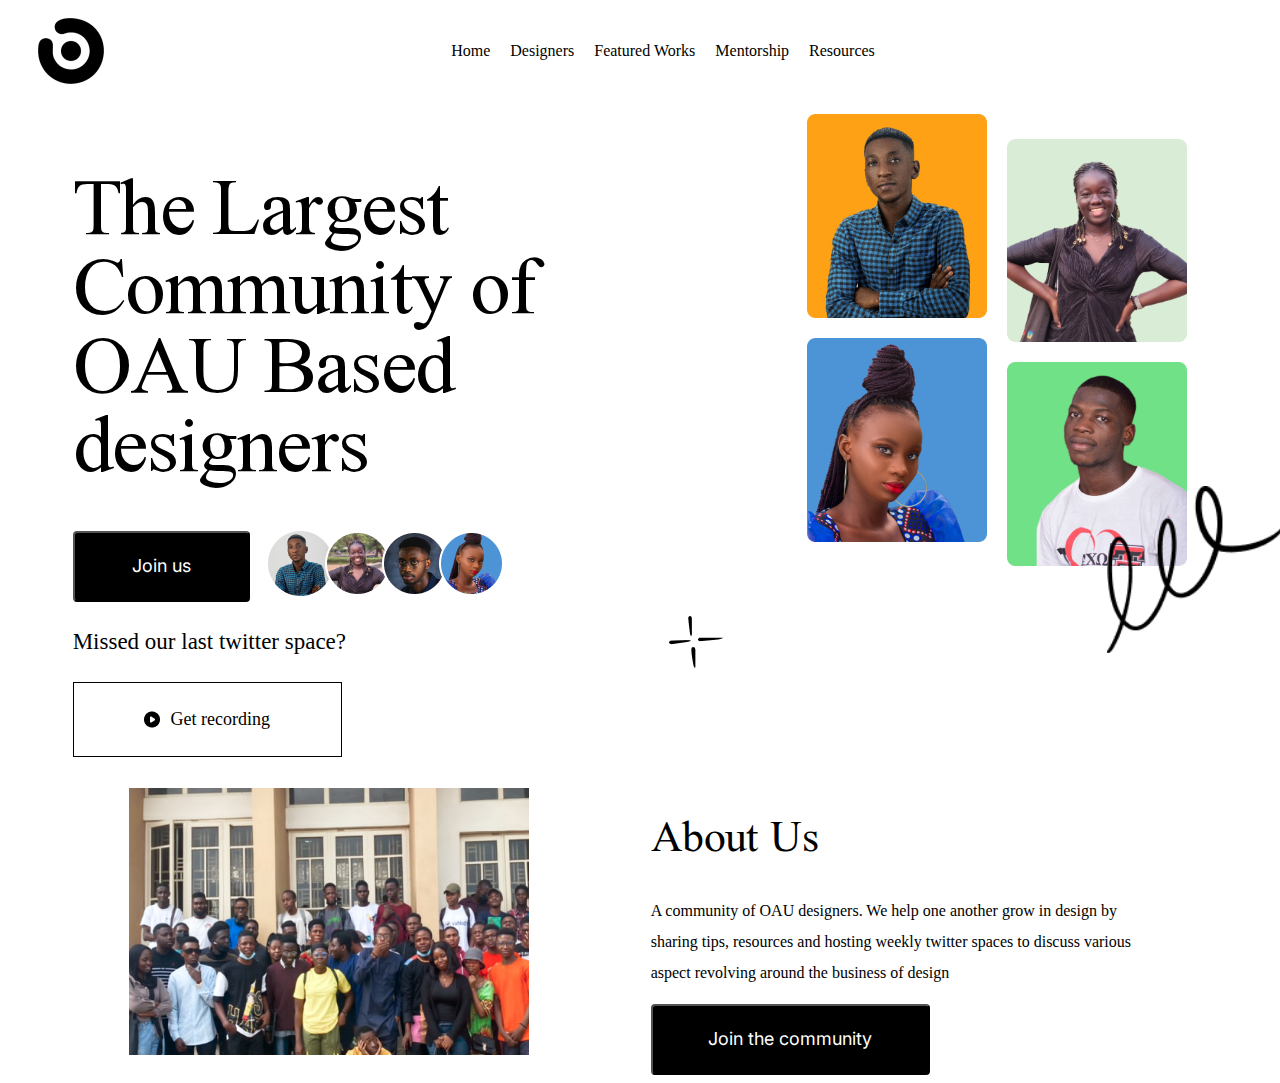
<file: index.html>
<!DOCTYPE html>
<html lang="en">
<head>
    <meta charset="UTF-8">
    <meta http-equiv="X-UA-Compatible" content="IE=edge">
    <meta name="viewport" content="width=device-width, initial-scale=1.0">
    <link rel="stylesheet" href="css/style.css">
    <title>Oau Designers Community</title>
</head>
<body>
    <header>
        <nav>
            <img src="img/logo.png" alt="">

            <ul>
                <li>Home</li>
                <li>Designers</li>
                <li>Featured Works</li>
                <li>Mentorship</li>
                <li>Resources</li>
            </ul>

            <div></div>
        </nav>
        <div class="intro">
            <div class="intro_conts">
                <h1>The Largest Community of OAU Based designers</h1>
                <div class="join">
                    <button>Join us</button>
                    <div class="join_imgs">
                        <img src="img/Ellipse 1.png" alt="">
                        <img src="img/Ellipse 2.png" alt="">
                        <img src="img/Ellipse 3.png" alt="">
                        <img src="img/Ellipse 4.png" alt="">

                    </div>
                </div>

                <div class="space">
                    <div class="miss">
                        <p>Missed our last twitter space?</p>
                        <img src="img/Union.png" alt="">
                    </div>
                   
                    <button>
                        <img src="img/record.png" alt="">
                        Get recording
                    </button>
                </div>
            </div>  
            
            <div class="intro_imgs">
                <div class="col_one">
                    <img src="img/Rectangle 1.png" alt="">
                    <img src="img/Rectangle 9.png" alt="">
                </div>
                <div class="col_two">
                    <img src="img/Rectangle 8.png" alt="">
                    <img src="img/Rectangle 5.png" alt="" class="fathiu">
                    <img src="img/Vector.png" alt="" class="vector">
                </div>
            </div>
        </div>
      <div class="second">
        <div class="second_img">
            <img src="img/Rectangle 17.png" alt="">
        </div>

        <div class="second_content">
            <h2>About Us</h2>
            <p>
                A community of OAU designers. 
                We help one another grow in design by sharing tips, 
                resources and hosting weekly twitter
                spaces to discuss various aspect revolving 
                around the business of design
            </p>
            <button>
                Join the community
            </button>
        </div>
      </div>
           
    </header>
</body>
</html>
</file>
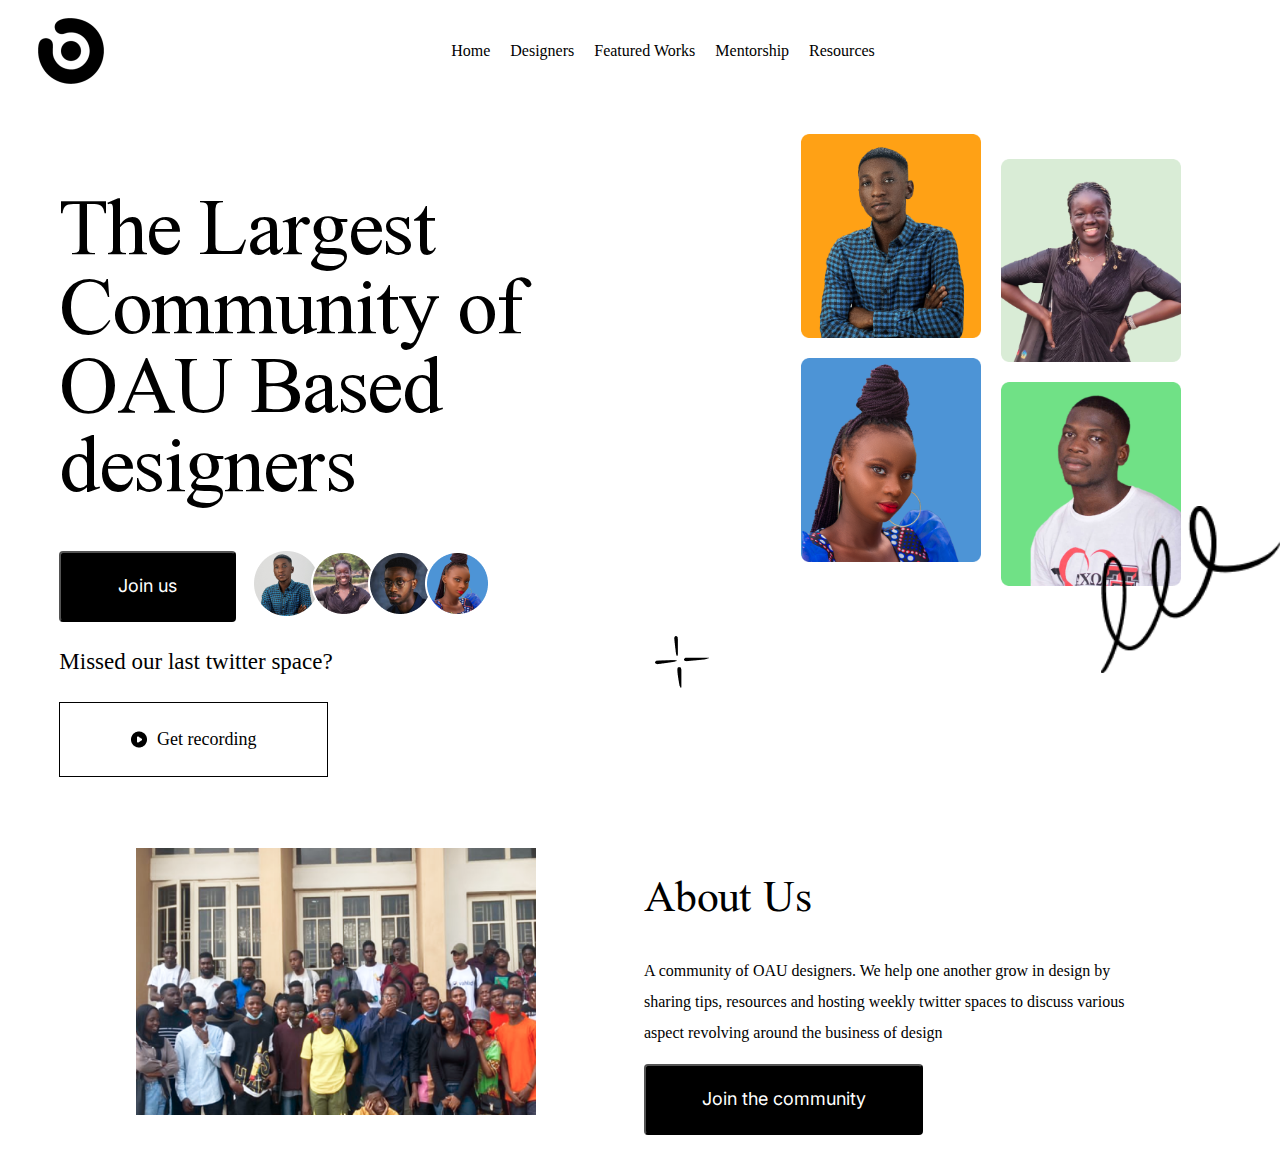
<file: public/index.html>
<!DOCTYPE html>
<html lang="en">

<head>
  <meta charset="UTF-8">
  <meta http-equiv="X-UA-Compatible" content="IE=edge">
  <meta name="viewport" content="width=device-width, initial-scale=1.0">
  <link rel="stylesheet" href="css/style.css">
  <title>Oau Designers Community</title>
</head>

<body>
  <header>
    <nav>
      <img src="img/logo.png" alt="">

      <ul>
        <li>Home</li>
        <li>Designers</li>
        <li>Featured Works</li>
        <li>Mentorship</li>
        <li>Resources</li>
      </ul>

      <div></div>
    </nav>
    <div class="intro">
      <div class="intro_conts">
        <h1>The Largest Community of OAU Based designers</h1>
        <div class="join">
          <button>Join us</button>
          <div class="join_imgs">
            <img src="img/Ellipse 1.png" alt="">
            <img src="img/Ellipse 2.png" alt="">
            <img src="img/Ellipse 3.png" alt="">
            <img src="img/Ellipse 4.png" alt="">

          </div>
        </div>

        <div class="space">
          <div class="miss">
            <p>Missed our last twitter space?</p>
            <img src="img/Union.png" alt="">
          </div>

          <button>
            <img src="img/record.png" alt="">
            Get recording
          </button>
        </div>
      </div>

      <div class="intro_imgs">
        <div class="col_one">
          <img src="img/Rectangle 1.png" alt="">
          <img src="img/Rectangle 9.png" alt="">
        </div>
        <div class="col_two">
          <img src="img/Rectangle 8.png" alt="">
          <img src="img/Rectangle 5.png" alt="" class="fathiu">
          <img src="img/Vector.png" alt="" class="vector">
        </div>
      </div>
    </div>
    <div class="second">
      <div class="second_img">
        <img src="img/Rectangle 17.png" alt="">
      </div>

      <div class="second_content">
        <h2>About Us</h2>
        <p>
          A community of OAU designers.
          We help one another grow in design by sharing tips,
          resources and hosting weekly twitter
          spaces to discuss various aspect revolving
          around the business of design
        </p>
        <button>
          Join the community
        </button>
      </div>
    </div>

  </header>
</body>

</html>
</file>
<file: css/style.css>
@import url('https://fonts.googleapis.com/css2?family=Nuosu+SIL&family=Inter&family=Figtreefamily=Gotham&display=swap');
nav {
    display: flex;
    justify-content: space-between;
    align-items: center;
    padding: 10px;
    margin: 0 20px;
}
nav ul {
    margin: 0;
    padding: 0;
    display: flex;
}

li {
    list-style: none;
    margin-right: 20px;
}

.intro {
    display: flex;
    justify-content: space-evenly;
    align-items: center;
    flex-wrap: wrap;
    /* padding: 10px 30px; */
}

.intro_conts {
    /* width: 600px; */
}

.intro_imgs {

    max-width: 400px;
    margin: 10px;
}

.intro_conts h1 {
    font-family: 'Nuosu SIL', Arial, Helvetica, sans-serif;
    font-weight: 400;
    font-size: 78px;
    line-height: 79px;
    max-width: 650px;
    letter-spacing: -0.02em;
    color: #000000;
}

.join {
    display: flex;
    /* justify-content: space-between; */
}



.join_imgs img{
    position: relative;
    margin-left: -12px;
}

.join button {
    margin-right: 30px;
    width: 177px;
    height: 71px;
    background: #000000;
    border-radius: 4px;
    color: white;
    font-family: 'Inter';
    font-style: normal;
    font-weight: 400;
    font-size: 18px;
    line-height: 34px;
}

.space p {
    font-family: 'Figtree';
    font-style: normal;
    font-weight: 500;
    font-size: 23px;
    line-height: 34px;
}

.space>button>img {
    margin-right: 10px;
}

.space button {
    display: flex;
    justify-content: center;
    align-items: center;
    width: 269px;
    height: 75px;
    background: #FFFFFF;
    border: 1.6px solid #000000;
    font-family: 'Figtree';
    font-weight: 500;
    font-size: 18px;
    line-height: 34px;
}
.intro_imgs{
    display: flex;
}

.col_one>img,
.col_two>img {
    margin: 10px;
}
.col_one{
    display: flex;
    flex-direction: column;
    width: 200px;
}

.col_two {
    display: flex;
    flex-direction: column;
    width: 200px;
    margin-top: 25px;
}

.vector {
    /* width: 100px; */
    position: relative;
    /* bottom: 0; */
    top: -100px;
    right: -100px;
}

.miss {
    display: flex;
    justify-content: space-between;
    align-items: center;
}
/* .fathiu::before {
    content: "";
}
.fathiu::after {
    content: url('../img/Vector.png');
    position: absolute;
    /* bottom: 0; */
    /* right: 0; */
/* }  */

.second {
    display: flex;
    justify-content: space-evenly;
    align-items: center;
    flex-wrap: wrap;
    /* padding: 50px; */
}

.second_img{
    width: 400px;
}

.second_img img {
    width: 400px;
}

.second_content {
    max-width: 500px;
}

.second_content h2 {
    font-family: 'Nuosu SIL';
    font-style: normal;
    font-weight: 400;
    font-size: 42px;
    line-height: 52px;
}

.second_content p {
    font-family: 'Gotham';
    font-style: normal;
    font-weight: 400;
    font-size: 16px;
    line-height: 31px;
}

.second_content button {
    width: 279px;
    height: 71px;
    background: #000000;
    border-radius: 4px;
    color: white;
    font-family: 'Inter';
    font-weight: 400;
    font-size: 18px;
    line-height: 34px;
}
</file>
<file: public/css/style.css>
@import url('https://fonts.googleapis.com/css2?family=Nuosu+SIL&family=Inter&family=Figtreefamily=Gotham&display=swap');
nav {
    display: flex;
    justify-content: space-between;
    align-items: center;
    padding: 10px;
    margin: 0 20px;
}
nav ul {
    margin: 0;
    padding: 0;
    display: flex;
}

li {
    list-style: none;
    margin-right: 20px;
}

.intro {
    display: flex;
    justify-content: space-evenly;
    align-items: center;
    flex-wrap: wrap;
    /* padding: 10px 30px; */
}

.intro_conts {
    /* width: 600px; */
}

.intro_imgs {

    max-width: 400px;
    margin: 10px;
}

.intro_conts h1 {
    font-family: 'Nuosu SIL', Arial, Helvetica, sans-serif;
    font-weight: 400;
    max-width: 650px;
    letter-spacing: -0.02em;
    color: #000000;
}

.join {
    display: flex;
    /* justify-content: space-between; */
}





.join button {
    margin-right: 30px;
    background: #000000;
    border-radius: 4px;
    color: white;
    font-family: 'Inter';
    font-style: normal;
    font-weight: 400;
    font-size: 18px;
    line-height: 34px;
}

.space p {
    font-family: 'Figtree';
    font-style: normal;
    font-weight: 500;
    font-size: 23px;
    line-height: 34px;
}

.space>button>img {
    margin-right: 10px;
}

.space button {
    display: flex;
    justify-content: center;
    align-items: center;
    width: 269px;
    height: 75px;
    background: #FFFFFF;
    border: 1.6px solid #000000;
    font-family: 'Figtree';
    font-weight: 500;
    font-size: 18px;
    line-height: 34px;
}
.intro_imgs{
    display: flex;
}


.col_one{
    display: flex;
    flex-direction: column;
}

.col_two {
    display: flex;
    flex-direction: column;
    margin-top: 25px;
}



.miss {
    display: flex;
    justify-content: space-between;
    align-items: center;
}
/* .fathiu::before {
    content: "";
}
.fathiu::after {
    content: url('../img/Vector.png');
    position: absolute;
    /* bottom: 0; */
    /* right: 0; */
/* }  */

.second {
    display: flex;
    justify-content: space-evenly;
    align-items: center;
    flex-wrap: wrap;
    padding: 20px;
}

.second_img{
    width: 400px;
}

.second_img img {
    width: 400px;
}

.second_content {
    max-width: 500px;
}

.second_content h2 {
    font-family: 'Nuosu SIL';
    font-style: normal;
    font-weight: 400;
    font-size: 42px;
    line-height: 52px;
}

.second_content p {
    font-family: 'Gotham';
    font-style: normal;
    font-weight: 400;
    font-size: 16px;
    line-height: 31px;
}

.second_content button {
    width: 279px;
    height: 71px;
    background: #000000;
    border-radius: 4px;
    color: white;
    font-family: 'Inter';
    font-weight: 400;
    font-size: 18px;
    line-height: 34px;
}

/* responsiveness */
@media screen and (min-width: 320px) {
    nav ul {
        display:  none;
    }

    .intro_conts h1 {
        font-size: 48px;
        line-height: 49px;
    }

    .join button {
        width: 100px;
        height: 41px;
    }

    .join_imgs img {
        position: relative;
        margin-left: -12px;
        width: 40px;
    }

    .col_one,
    .col_two {
        width: 150px;
    }

    .col_one>img,
    .col_two>img {
        margin: 10px;
        width: 130px;
    }

    .vector {
        width: 65px;
        position: relative;
        /* bottom: 0; */
        top: -100px;
        right: -80px;
        display: none;
    }
}

@media screen and (min-width: 500px) {
    .intro_conts h1 {
        font-size: 58px;
        line-height: 59px;
    }
}

@media screen and (min-width: 768px) {
    nav ul {
        display: flex;
    }

    .intro_conts h1 {
        font-size: 78px;
        line-height: 79px;
    }

    .join button {
        width: 177px;
        height: 71px;
    }

    .join_imgs img {
        position: relative;
        margin-left: -12px;
        width: initial;
    }

    .intro_imgs {
        padding: 20px;
    }

    .col_one, 
    .col_two {
        width: 200px;
    }

    .col_one>img,
    .col_two>img {
        margin: 10px;
        width: initial;
    }

    .vector {
        /* width: 100px; */
        position: relative;
        /* bottom: 0; */
        top: -100px;
        right: -100px;
        display: block;
    }
}

@media screen and (min-width: 1024px) {
    
}
</file>
